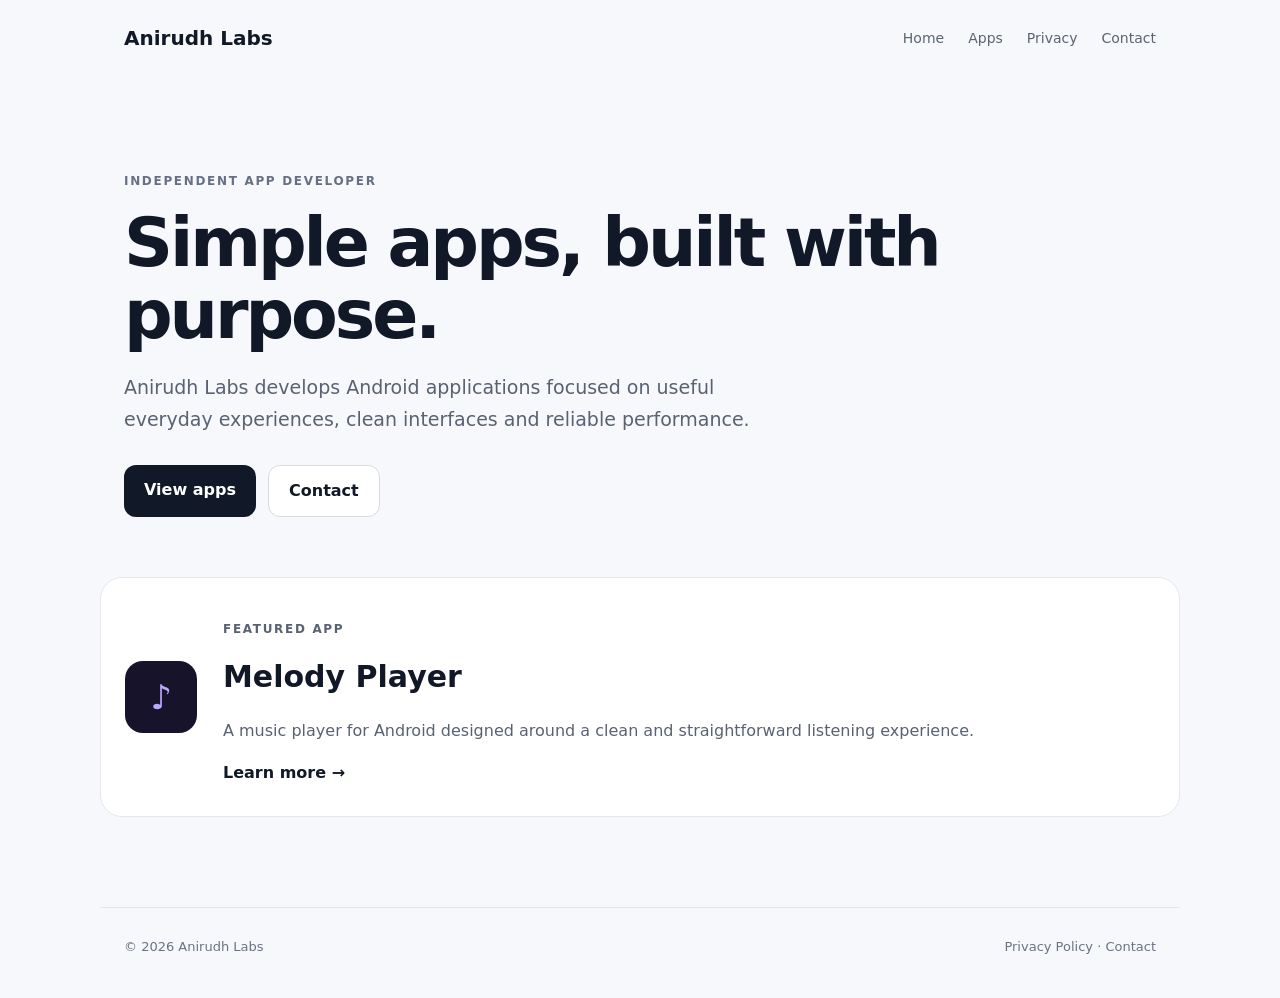
<file: index.html>
<!doctype html>
<html lang="en">
<head>
<meta charset="utf-8">
<meta name="viewport" content="width=device-width,initial-scale=1">
<title>Anirudh Labs — Android Apps</title>
<meta name="description" content="Anirudh Labs creates simple, useful Android applications.">
<link rel="stylesheet" href="style.css">
</head>
<body>
<header>
  <nav class="nav">
    <a class="brand" href="index.html">Anirudh Labs</a>
    <div class="links">
      <a href="index.html">Home</a>
      <a href="apps.html">Apps</a>
      <a href="privacy.html">Privacy</a>
      <a href="contact.html">Contact</a>
    </div>
  </nav>
</header>

<main>
<section class="hero">
  <span class="eyebrow">Independent app developer</span>
  <h1>Simple apps, built with purpose.</h1>
  <p>Anirudh Labs develops Android applications focused on useful everyday experiences, clean interfaces and reliable performance.</p>
  <div class="actions">
    <a class="button" href="apps.html">View apps</a>
    <a class="button secondary" href="contact.html">Contact</a>
  </div>
</section>

<section class="card">
  <div class="app-icon">♪</div>
  <div>
    <p class="eyebrow">Featured app</p>
    <h2>Melody Player</h2>
    <p>A music player for Android designed around a clean and straightforward listening experience.</p>
    <a class="text-link" href="apps.html">Learn more →</a>
  </div>
</section>
</main>

<footer>
  <span>© 2026 Anirudh Labs</span>
  <span><a href="privacy.html">Privacy Policy</a> · <a href="contact.html">Contact</a></span>
</footer>
</body>
</html>
</file>
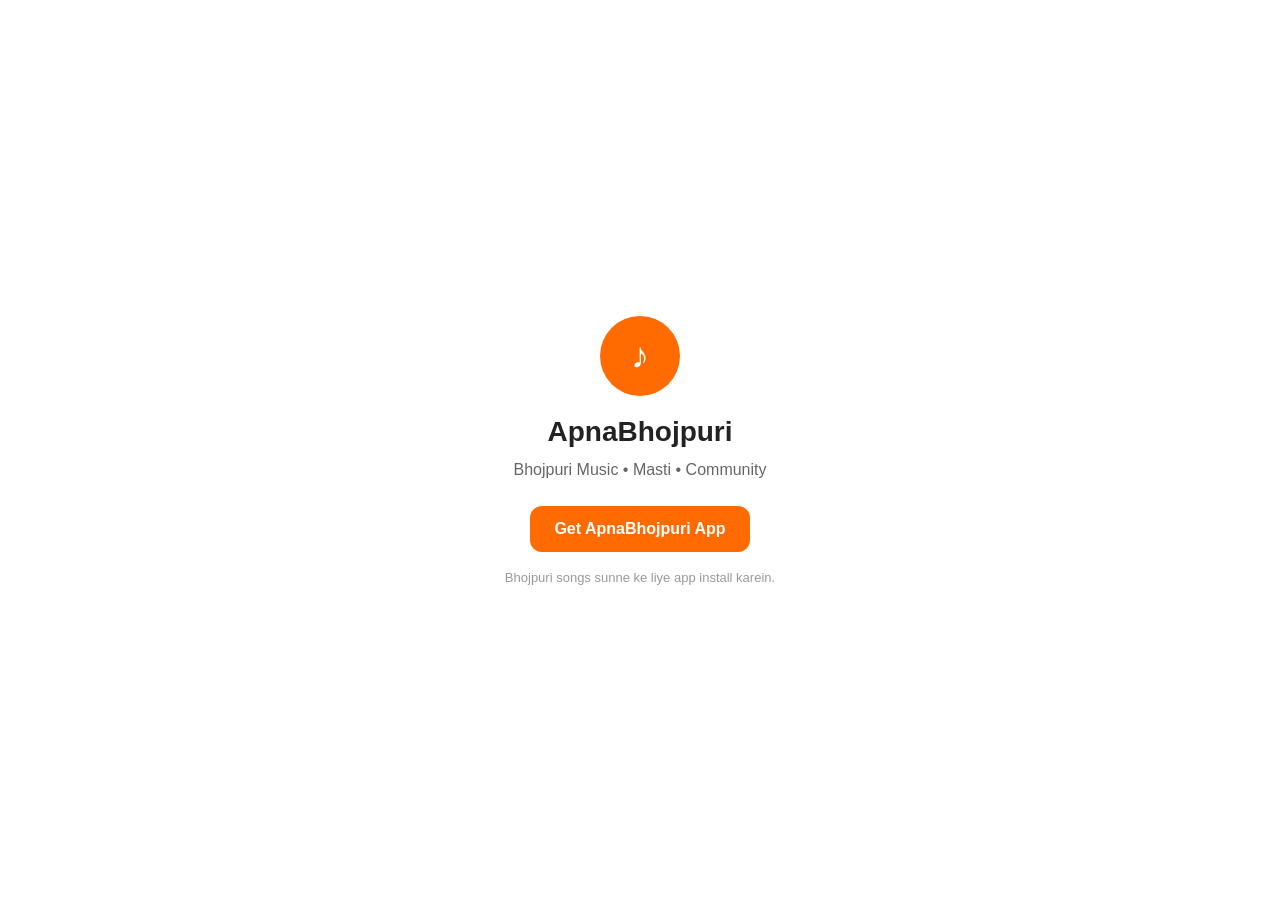
<file: song/index.html>
<!DOCTYPE html>
<html lang="en">
<head>
  <meta charset="UTF-8">

  <meta
    name="viewport"
    content="width=device-width, initial-scale=1.0"
  >

  <title>ApnaBhojpuri</title>

  <meta
    name="description"
    content="Bhojpuri music - ApnaBhojpuri"
  >

  <style>
    * {
      box-sizing: border-box;
    }

    body {
      margin: 0;
      min-height: 100vh;
      display: flex;
      align-items: center;
      justify-content: center;
      background: #ffffff;
      font-family: Arial, sans-serif;
      color: #222222;
    }

    .container {
      width: 100%;
      max-width: 420px;
      padding: 32px 24px;
      text-align: center;
    }

    .logo {
      width: 80px;
      height: 80px;
      margin: 0 auto 20px;
      border-radius: 50%;
      display: flex;
      align-items: center;
      justify-content: center;
      background: #ff6b00;
      color: #ffffff;
      font-size: 36px;
      font-weight: 800;
    }

    h1 {
      margin: 0 0 10px;
      font-size: 28px;
    }

    p {
      margin: 0 0 24px;
      color: #666666;
      line-height: 1.5;
    }

    .button {
      display: inline-block;
      padding: 14px 24px;
      border-radius: 12px;
      background: #ff6b00;
      color: #ffffff;
      text-decoration: none;
      font-weight: 700;
    }

    .small {
      margin-top: 18px;
      font-size: 13px;
      color: #999999;
    }
  </style>
</head>

<body>

  <div class="container">

    <div class="logo">
      ♪
    </div>

    <h1>ApnaBhojpuri</h1>

    <p>
      Bhojpuri Music • Masti • Community
    </p>

    <a
      class="button"
      href="https://play.google.com/store/apps/details?id=com.apnabhojpuri.apna_bhojpuri"
    >
      Get ApnaBhojpuri App
    </a>

    <div class="small">
      Bhojpuri songs sunne ke liye app install karein.
    </div>

  </div>

</body>
</html>
</file>
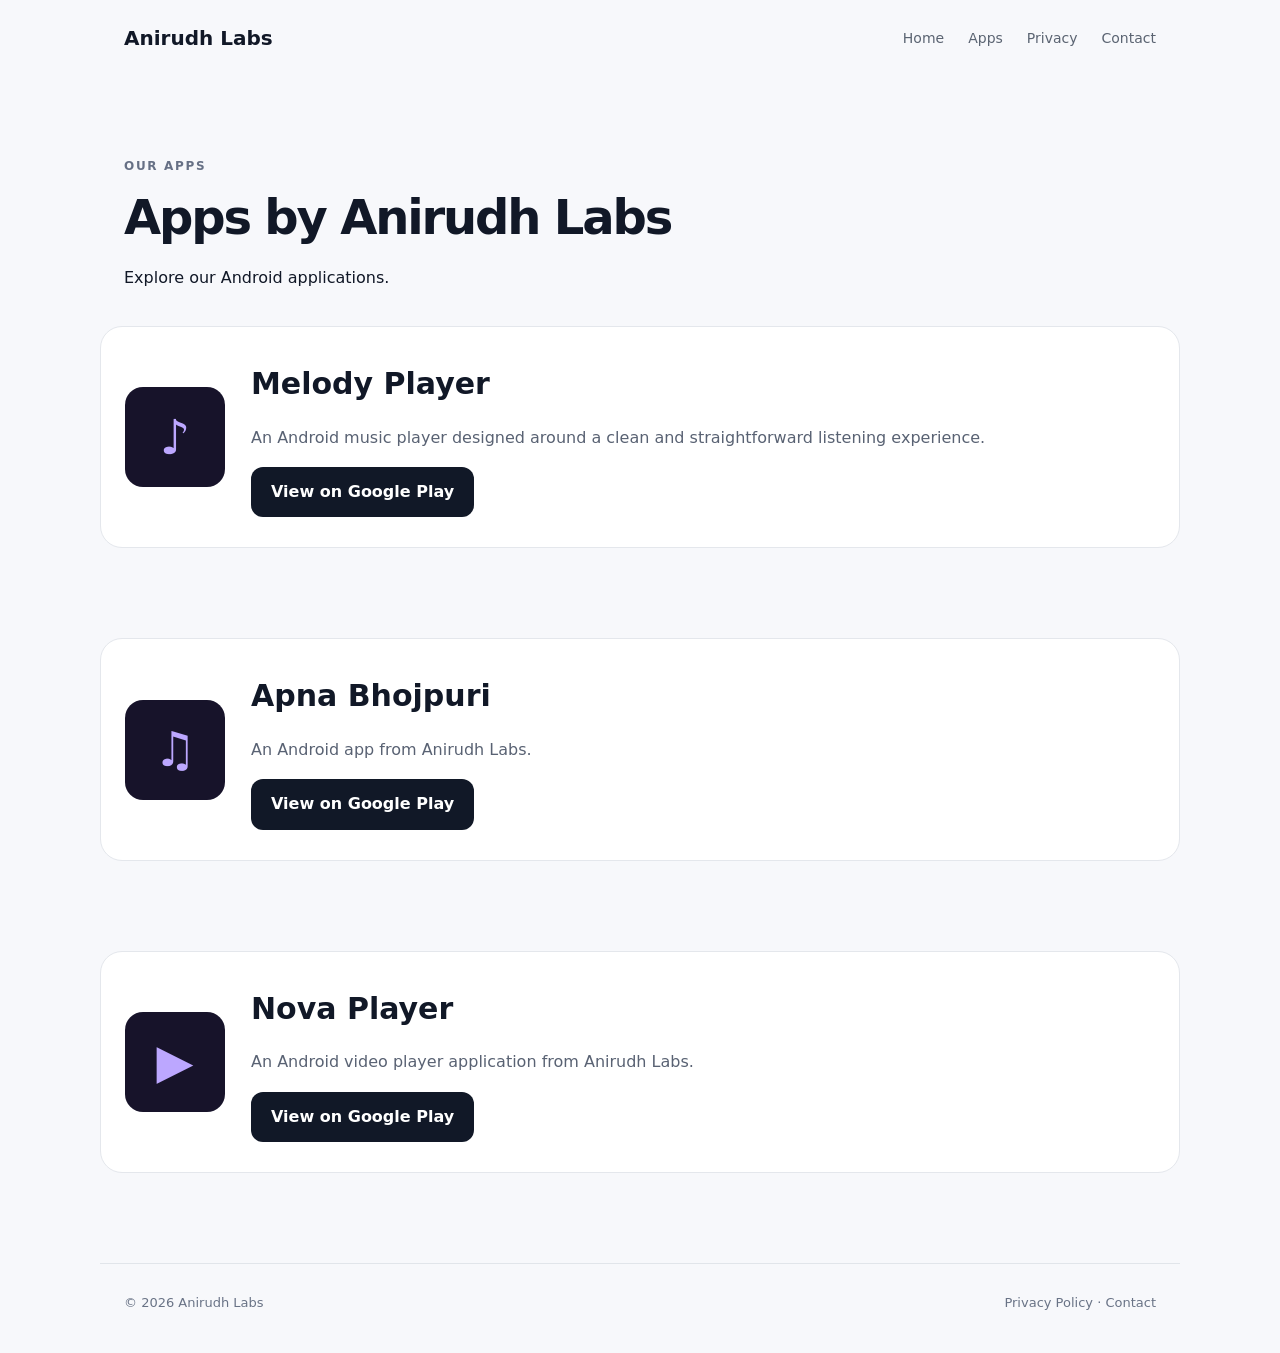
<file: apps.html>
<!doctype html>
<html lang="en">
<head>
<meta charset="utf-8">
<meta name="viewport" content="width=device-width,initial-scale=1">
<title>Apps — Anirudh Labs</title>
<link rel="stylesheet" href="style.css">
</head>
<body>
<header><nav class="nav">
<a class="brand" href="index.html">Anirudh Labs</a>
<div class="links"><a href="index.html">Home</a><a href="apps.html">Apps</a><a href="privacy.html">Privacy</a><a href="contact.html">Contact</a></div>
</nav></header>

<main>
<section class="page-head">
<span class="eyebrow">Our apps</span>
<h1>Apps by Anirudh Labs</h1>
<p>Explore our Android applications.</p>
</section>

<section class="app-detail">
<div class="app-icon large">♪</div>
<div>
<h2>Melody Player</h2>
<p>An Android music player designed around a clean and straightforward listening experience.</p>
<a class="button" href="https://play.google.com/store/apps/details?id=com.melodyplayer.app.melody_player" target="_blank" rel="noopener">View on Google Play</a>
</div>
</section>

<section class="app-detail">
<div class="app-icon large">♫</div>
<div>
<h2>Apna Bhojpuri</h2>
<p>An Android app from Anirudh Labs.</p>
<a class="button" href="https://play.google.com/store/apps/details?id=com.apnabhojpuri.apna_bhojpuri" target="_blank" rel="noopener">View on Google Play</a>
</div>
</section>

<section class="app-detail">
<div class="app-icon large">▶</div>
<div>
<h2>Nova Player</h2>
<p>An Android video player application from Anirudh Labs.</p>
<a class="button" href="https://play.google.com/store/apps/details?id=com.novaplayer.videoplayer.app" target="_blank" rel="noopener">View on Google Play</a>
</div>
</section>
</main>

<footer><span>© 2026 Anirudh Labs</span><span><a href="privacy.html">Privacy Policy</a> · <a href="contact.html">Contact</a></span></footer>
</body>
</html>
</file>
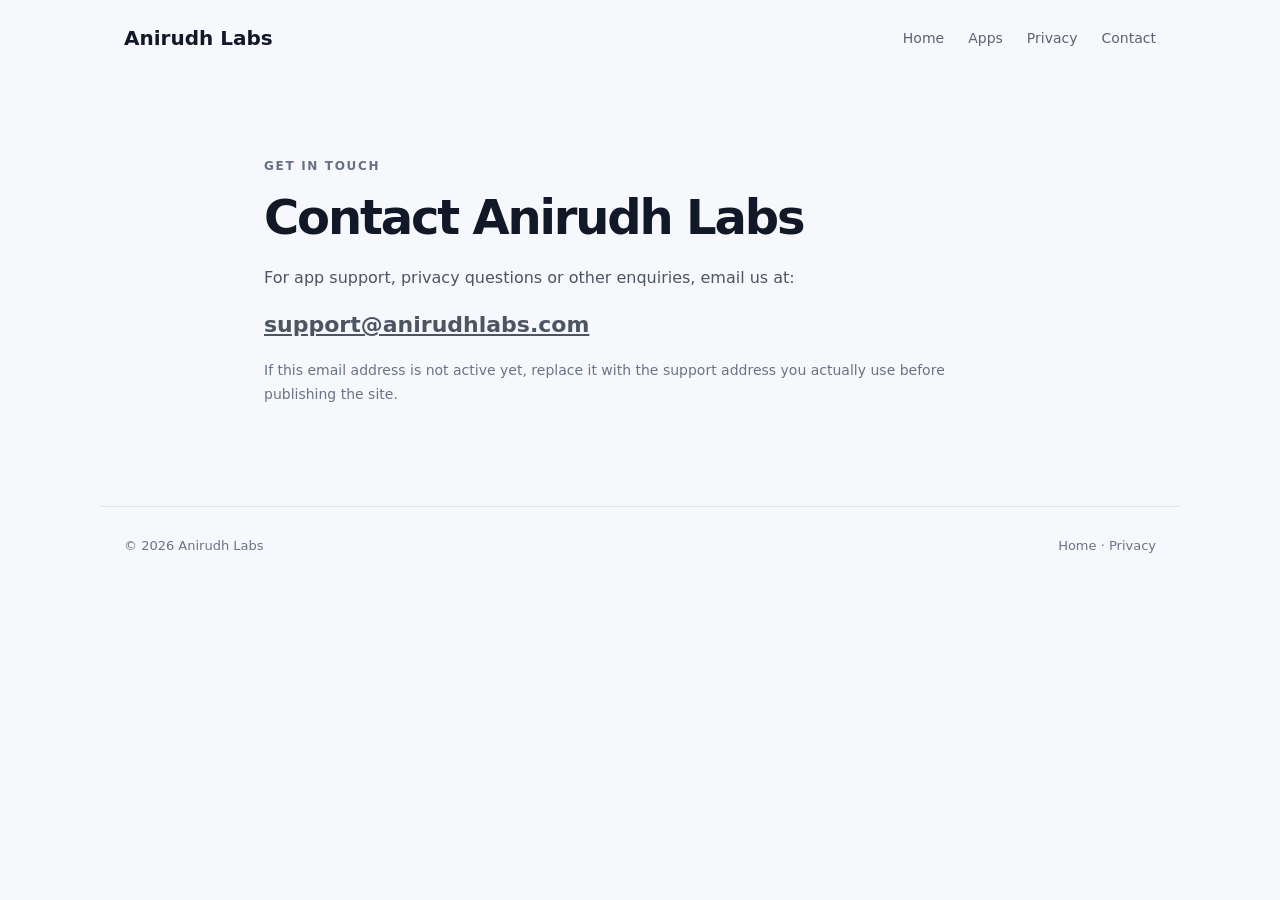
<file: contact.html>
<!doctype html>
<html lang="en">
<head>
<meta charset="utf-8">
<meta name="viewport" content="width=device-width,initial-scale=1">
<title>Contact — Anirudh Labs</title>
<link rel="stylesheet" href="style.css">
</head>
<body>
<header><nav class="nav">
<a class="brand" href="index.html">Anirudh Labs</a>
<div class="links"><a href="index.html">Home</a><a href="apps.html">Apps</a><a href="privacy.html">Privacy</a><a href="contact.html">Contact</a></div>
</nav></header>

<main class="prose">
<span class="eyebrow">Get in touch</span>
<h1>Contact Anirudh Labs</h1>
<p>For app support, privacy questions or other enquiries, email us at:</p>
<p><a class="email" href="mailto:support@anirudhlabs.com">support@anirudhlabs.com</a></p>
<p class="muted">If this email address is not active yet, replace it with the support address you actually use before publishing the site.</p>
</main>

<footer><span>© 2026 Anirudh Labs</span><span><a href="index.html">Home</a> · <a href="privacy.html">Privacy</a></span></footer>
</body>
</html>
</file>
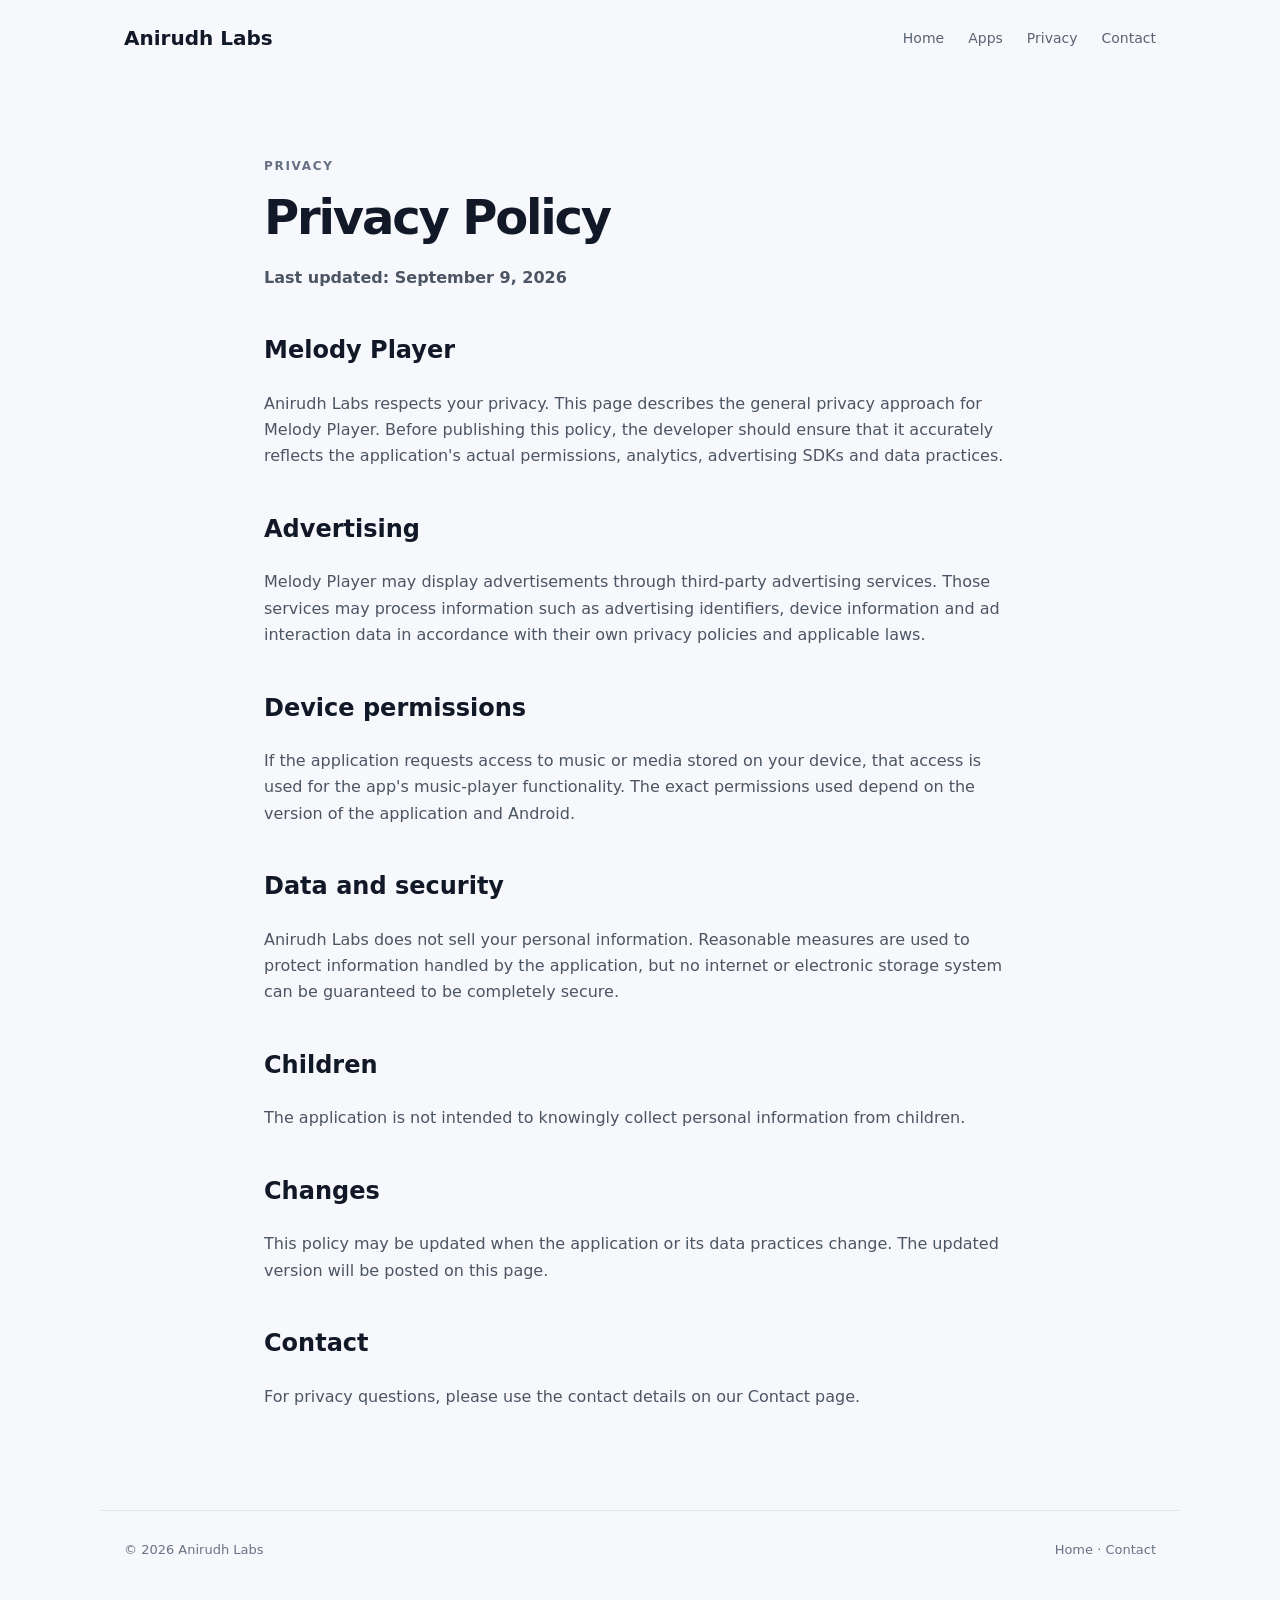
<file: privacy.html>
<!doctype html>
<html lang="en">
<head>
<meta charset="utf-8">
<meta name="viewport" content="width=device-width,initial-scale=1">
<title>Privacy Policy — Anirudh Labs</title>
<link rel="stylesheet" href="style.css">
</head>
<body>
<header><nav class="nav">
<a class="brand" href="index.html">Anirudh Labs</a>
<div class="links"><a href="index.html">Home</a><a href="apps.html">Apps</a><a href="privacy.html">Privacy</a><a href="contact.html">Contact</a></div>
</nav></header>

<main class="prose">
<span class="eyebrow">Privacy</span>
<h1>Privacy Policy</h1>
<p><strong>Last updated: September 9, 2026</strong></p>

<h2>Melody Player</h2>
<p>Anirudh Labs respects your privacy. This page describes the general privacy approach for Melody Player. Before publishing this policy, the developer should ensure that it accurately reflects the application's actual permissions, analytics, advertising SDKs and data practices.</p>

<h2>Advertising</h2>
<p>Melody Player may display advertisements through third-party advertising services. Those services may process information such as advertising identifiers, device information and ad interaction data in accordance with their own privacy policies and applicable laws.</p>

<h2>Device permissions</h2>
<p>If the application requests access to music or media stored on your device, that access is used for the app's music-player functionality. The exact permissions used depend on the version of the application and Android.</p>

<h2>Data and security</h2>
<p>Anirudh Labs does not sell your personal information. Reasonable measures are used to protect information handled by the application, but no internet or electronic storage system can be guaranteed to be completely secure.</p>

<h2>Children</h2>
<p>The application is not intended to knowingly collect personal information from children.</p>

<h2>Changes</h2>
<p>This policy may be updated when the application or its data practices change. The updated version will be posted on this page.</p>

<h2>Contact</h2>
<p>For privacy questions, please use the contact details on our Contact page.</p>
</main>

<footer><span>© 2026 Anirudh Labs</span><span><a href="index.html">Home</a> · <a href="contact.html">Contact</a></span></footer>
</body>
</html>
</file>
<file: style.css>
*{box-sizing:border-box}body{margin:0;font-family:Inter,ui-sans-serif,system-ui,-apple-system,BlinkMacSystemFont,"Segoe UI",sans-serif;background:#f7f8fb;color:#111827;line-height:1.65}a{color:inherit}.nav{max-width:1080px;margin:auto;padding:22px 24px;display:flex;justify-content:space-between;align-items:center}.brand{font-size:20px;font-weight:800;text-decoration:none}.links{display:flex;gap:24px;font-size:14px}.links a{text-decoration:none;color:#5b6472}.links a:hover{color:#111827}.hero{max-width:1080px;margin:90px auto 60px;padding:0 24px}.eyebrow{font-size:12px;text-transform:uppercase;letter-spacing:.14em;font-weight:800;color:#667085}.hero h1,.page-head h1,.prose h1{font-size:clamp(40px,7vw,68px);line-height:1.05;letter-spacing:-.045em;margin:14px 0 22px}.hero p{max-width:680px;font-size:19px;color:#596273}.actions{display:flex;gap:12px;margin-top:30px}.button{display:inline-block;background:#111827;color:white;text-decoration:none;padding:12px 20px;border-radius:12px;font-weight:700}.button.secondary{background:white;color:#111827;border:1px solid #d7dbe2}.card,.app-detail{max-width:1080px;margin:0 auto 90px;padding:30px 24px;background:white;border:1px solid #e4e7ec;border-radius:22px;display:flex;gap:26px;align-items:center}.app-icon{width:72px;height:72px;flex:none;border-radius:18px;background:#17132a;color:#bca7ff;display:grid;place-items:center;font-size:34px;font-weight:700}.app-icon.large{width:100px;height:100px;font-size:48px}.card h2,.app-detail h2{margin:2px 0 8px;font-size:30px}.card p,.app-detail p{color:#596273}.text-link{font-weight:800;text-decoration:none}.page-head{max-width:1080px;margin:75px auto 35px;padding:0 24px}.page-head h1{font-size:48px}.prose{max-width:800px;margin:75px auto 100px;padding:0 24px}.prose h1{font-size:48px}.prose h2{margin-top:40px}.prose p{color:#4b5563}.email{font-size:22px;font-weight:800}.muted{color:#697386!important;font-size:14px}footer{max-width:1080px;margin:auto;padding:28px 24px 40px;border-top:1px solid #e1e5ea;color:#697386;font-size:13px;display:flex;justify-content:space-between;gap:20px}footer a{text-decoration:none}@media(max-width:700px){.links{gap:10px}.links a:nth-child(1){display:none}.hero{margin-top:55px}.card,.app-detail{align-items:flex-start;flex-direction:column}footer{flex-direction:column}.page-head h1,.prose h1{font-size:40px}}
</file>
